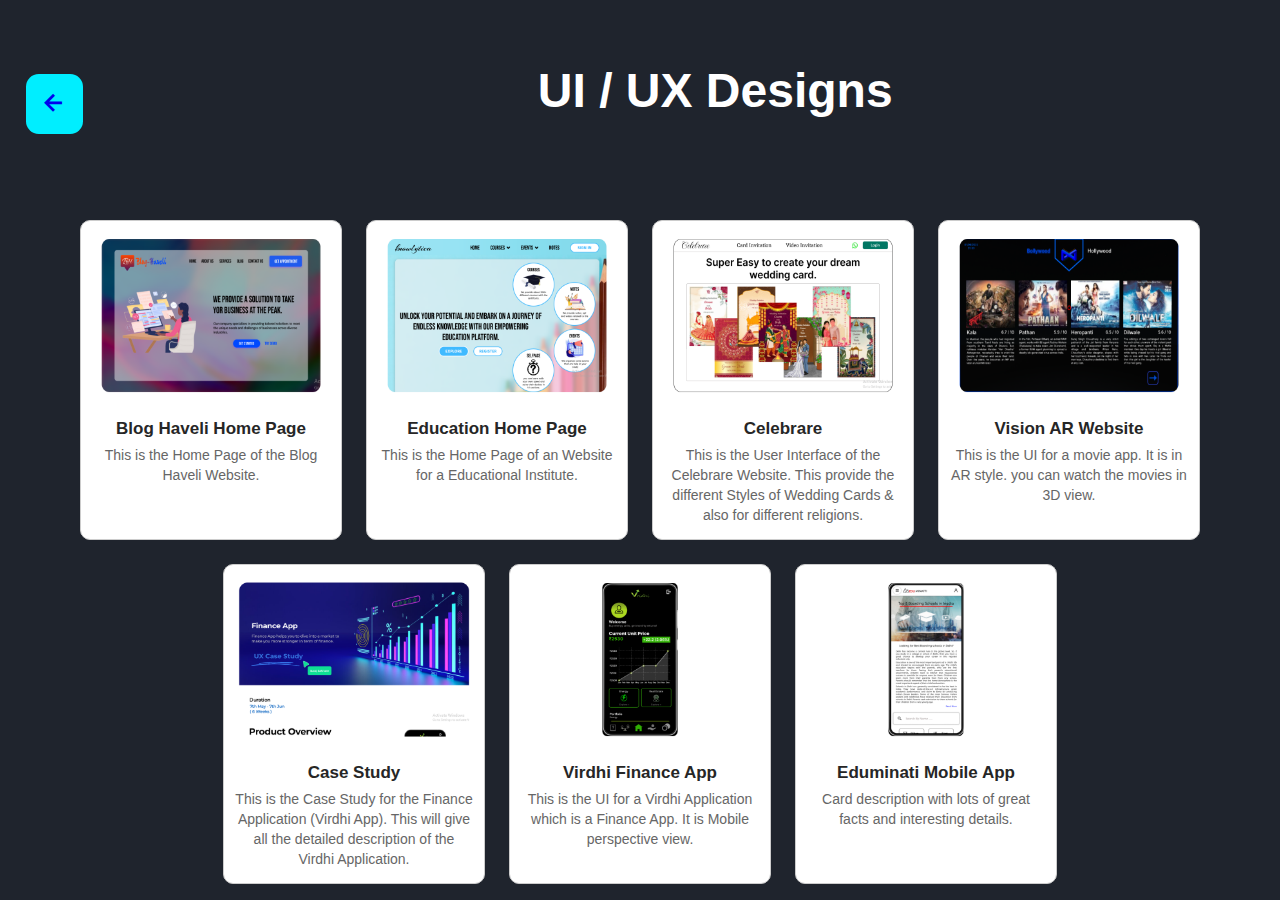
<file: design.html>
<!DOCTYPE html>
<html lang="en" >
<head>
  <meta charset="UTF-8">
  <title>UI/UX Design</title>
  <link rel="stylesheet" href="./design.css">
  <link rel="icon" href="/images/logo.avif" type="image/icon type">
  <link href='https://unpkg.com/boxicons@2.1.4/css/boxicons.min.css' rel='stylesheet'>
</head>
<body>
 <div class="head">
  <a href="main.html"><i class='bx bx-left-arrow-alt'></i></a>
  <h1>UI / UX Designs</h1>
 </div>

 <div class="container">
 <a class="card4" href="https://www.figma.com/proto/393U5CEXvFQRI1JKPU58EN/landing-page?type=design&t=WBxOSkpYuAtcpkZv-0&scaling=scale-down&page-id=0%3A1&node-id=1-2">
    <img class="image" src="images/Blog Haveli.png">
    <h3>Blog Haveli Home Page</h3>
    <p class="small">This is the Home Page of the Blog Haveli Website.</p>
    <div class="dimmer"></div>
    <div class="go-corner" href="#">
      <div class="go-arrow">
        →
      </div>
    </div>
  </a>

 <a class="card4" href="https://www.figma.com/proto/rnyF1lGaELkY7nuGZESIBz/Untitled?type=design&t=WBxOSkpYuAtcpkZv-0&scaling=min-zoom&page-id=0%3A1&starting-point-node-id=101%3A2">
    <img class="image" src="images/Education.png">
    <h3>Education Home Page</h3>
    <p class="small">This is the Home Page of an Website for a Educational Institute.</p>
    <div class="dimmer"></div>
    <div class="go-corner" href="#">
      <div class="go-arrow">
        →
      </div>
    </div>
  </a>
  
   <a class="card4" href="https://www.figma.com/proto/HsZpAgkqPDa2wLJ48jgaFW/Assignment-1?node-id=1-2&starting-point-node-id=1%3A2">
    <img class="image" src="images/Celebrare.png">
    <h3>Celebrare</h3>
    <p class="small">This is the User Interface of the Celebrare Website. This provide the different Styles of Wedding Cards & also for different religions.</p>
    <div class="dimmer"></div>
    <div class="go-corner" href="#">
      <div class="go-arrow">
        →
      </div>
    </div>
  </a>

 <a class="card4" href="https://app.draftxr.com/vr/xANRfn">
    <img class="image" src="images/Vision.png">
    <h3>Vision AR Website</h3>
    <p class="small">This is the UI for a movie app. It is in AR style. you can watch the movies in 3D view.</p>
    <div class="dimmer"></div>
    <div class="go-corner" href="#">
      <div class="go-arrow">
        →
      </div>
    </div>
  </a>

   <a class="card4" href="https://www.figma.com/proto/u2Y7qgUiVCHR1N9hCKAFRd/Case-Study?type=design&node-id=1-9817&t=WBxOSkpYuAtcpkZv-0&scaling=min-zoom&page-id=0%3A1&starting-point-node-id=1%3A6602">
    <img class="image" src="images/Case Study.png">
    <h3>Case Study</h3>
    <p class="small">This is the Case Study for the Finance Application (Virdhi App). This will give all the detailed description of the Virdhi Application.</p>
    <div class="dimmer"></div>
    <div class="go-corner" href="#">
      <div class="go-arrow">
        →
      </div>
    </div>
  </a>

   <a class="card4" href="https://www.figma.com/proto/cq1JNzRyQunhJ4bN1j7tdi/Vridhi-Assignment?type=design&t=WBxOSkpYuAtcpkZv-0&scaling=scale-down&page-id=0%3A1&starting-point-node-id=1%3A2&node-id=2-4">
    <img class="image" src="images/Finance app.png">
    <h3>Virdhi Finance App</h3>
    <p class="small">This is the UI for a Virdhi Application which is a Finance App. It is Mobile perspective view.</p>
    <div class="dimmer"></div>
    <div class="go-corner" href="#">
      <div class="go-arrow">
        →
      </div>
    </div>
  </a>

   <a class="card4" href="https://www.figma.com/proto/Lr0O3tdC8abtsMjqci6DGm/Assignment?type=design&t=WBxOSkpYuAtcpkZv-0&scaling=scale-down&page-id=0%3A1&starting-point-node-id=1%3A3&node-id=1-3">
    <img class="image" src="images/Eduminati.png">
    <h3>Eduminati Mobile App</h3>
    <p class="small">Card description with lots of great facts and interesting details.</p>
    <div class="dimmer"></div>
    <div class="go-corner" href="#">
      <div class="go-arrow">
        →
      </div>
    </div>
  </a>
  </div>
  <!-- <div class = container>
    <div class = card>
      <div class = image>
        <img href = "#" src ="images/Blog Haveli.png">
      </div>
      <div class = content>
        <h3>Blog Haveli</h3>
        <p>DIn publishing and graphic design,Lorem ipsum is a placeholder text commonly used to demonstrate the visual form of a document or a typeface without relying on meaningful content.</p>
        <a href="#"><i class='bx bx-link-external'></i></a>
      </div>
    </div>
    
    <div class = card>
      <div class = image>
        <img href = "#" src ="images/Education.png">
      </div>
      <div class = content>
        <h3>Educational Site</h3>
        <p>DIn publishing and graphic design,Lorem ipsum is a placeholder text commonly used to demonstrate the visual form of a document or a typeface without relying on meaningful content.</p>
        <a href="#"><i class='bx bx-link-external'></i></a>      
      </div>
    </div>  
    
    <div class = card>
      <div class = image>
        <img href = "#" src = "images/Celebrare.png">
      </div>
      <div class = content>
        <h3>This is content</h3>
        <p>DIn publishing and graphic design,Lorem ipsum is a placeholder text commonly used to demonstrate the visual form of a document or a typeface without relying on meaningful content.</p>
        <a href="#"><i class='bx bx-link-external'></i></a>      
      </div>
    </div>  
    
    <div class = card>
      <div class = image>
        <img href = "#" src = "images/Case Study.png">
      </div>
      <div class = content>
        <h3>This is content</h3>
        <p>DIn publishing and graphic design,Lorem ipsum is a placeholder text commonly used to demonstrate the visual form of a document or a typeface without relying on meaningful content.</p>
        <a href="#"><i class='bx bx-link-external'></i></a>      
      </div>
    </div>
    
    <div class = card>
      <div class = image>
        <img href = "#" src = "images/Eduminati.png">
      </div>
      <div class = content>
        <h3>This is content</h3>
        <p>DIn publishing and graphic design,Lorem ipsum is a placeholder text commonly used to demonstrate the visual form of a document or a typeface without relying on meaningful content.</p>
        <a href="#"><i class='bx bx-link-external'></i></a>      
      </div>
    </div>

    <div class = card>
      <div class = image>
        <img href = "#" src = "images/Finance app.png">
      </div>
      <div class = content>
        <h3>This is content</h3>
        <p>DIn publishing and graphic design,Lorem ipsum is a placeholder text commonly used to demonstrate the visual form of a document or a typeface without relying on meaningful content.</p>
        <a href="#"><i class='bx bx-link-external'></i></a>      
      </div>
    </div>
  </div> -->
</body>
  
</html>
</file>
<file: design.css>
* {
    margin: 0;
    padding: 0;
    box-sizing: border-box;
    font-family: "Poppins", sans-serif;
}
:root {
    --bg-color: #1f242d;
    --second-bg-color: #323946;
    --text-color: #fff;
    --main-color: #0ef;
}
body {
    text-align: center;
    background-color: var(--bg-color);
    /* min-height: 800px; */
}
.head{
    display: flex;
    flex-direction: row;
    align-items: center;
    margin: 5vh 2vw;
}
.head a{
    justify-content: center;
    align-items: center;
    padding: .8rem;
    background: var(--main-color);
    border-radius: .8rem;
}
.head a:hover{
    background-color: var(--main-color);
    box-shadow: 0 0 1rem var(--main-color);
}
.bx{
    font-size: 2rem;
}
.head h1{
    margin-top: 2vh;
    margin-bottom: 5vh;
    margin-left: 37%;
    font-size: 3rem;
    color: var(--text-color);
}
/* .container {
    /* position:relative; */
    /* width: 90vw; */
    /* display: grid; */
    /* grid-template-columns: repeat(3, 1fr); */
    /* align-items: center; */
    /* justify-content: center; */
    /* margin: auto; */

/* } */

/* .card { */
    /* position: absolute;  */
    /* max-width: 300px; */
    /* height: 215px; */
    /* background-color: #fff; */
    /* margin: auto; */
    /* margin-bottom: 4.5rem; */
    /* padding: 20px 15px; */
    /* display: flex; */
    /* flex-direction: column; */
    /* box-shadow: 0 5px 20px rgba(0, 0, 0, 0.5); */
    /* transition: 0.3s ease-in-out; */
    /* border-radius: 15px; */
/* } */
/* .card:hover { */
    /* height: 330px; */
/* } */
/* .image { */
    /* position: relative; */
    /* width: 260px; */
    /* height: 260px; */
    /* top: -40%; */
    /* left: 8px; */
    /* box-shadow: 0 5px 20px rgba(0, 0, 0, 0.2); */
    /* z-index: 1; */
/* } */
/* .image img { */
    /* max-width: 100%; */
    /* border-radius: 15px; */
/* } */
/* .content { */
    /* position: relative; */
    /* top: -140px;
    padding: 10px 15px;
    color: #111;
    text-align: center;
    visibility: hidden;
    opacity: 0;
    transition: 0.2s ease-in-out;

}

.card:hover .content {
    padding: 30px;
    visibility: visible;
    opacity: 1;
    transition-delay: 0.2s;
}   
.content p{
    margin-bottom: 0.8rem;
}
.content a {
    display: inline-flex;
    justify-content: center;
    align-items: center;
    width: 3rem;
    height: 3rem;
    background-color: var(--text-color);
    border-radius: 50%;
    text-decoration: none;
}
.content a i {
    font-size: 1.5rem;
    color: var(--second-bg-color);
    /* padding-bottom: 1rem; */
/* }

.content a:hover {
    background-color: var(--main-color);
    box-shadow: 0 0 1rem var(--main-color);
    border: rgb(2, 208, 208) solid 2px;
    color: var(--text-color);
    font-size: 22px;
}  */

.container {
    width: 100%;
    height: 100%;
    display: flex;
    flex-wrap: wrap;
    align-items: center;
    justify-content: center;
}
.image{
    height: 10.3rem;
}
h3 {
    color: #262626;
    font-size: 17px;
    line-height: 24px;
    font-weight: 700;
    margin-bottom: 4px;
}

p {
    font-size: 17px;
    font-weight: 400;
    line-height: 20px;
    color: #666666;

    &.small {
        font-size: 14px;
    }
}

.go-corner {
    display: flex;
    align-items: center;
    justify-content: center;
    position: absolute;
    width: 32px;
    height: 32px;
    overflow: hidden;
    top: 0;
    right: 0;
    background-color: #00838d;
    border-radius: 0 4px 0 32px;
}

.go-arrow {
    margin-top: -4px;
    margin-right: -4px;
    color: white;
    font-family: courier, sans;
}
.card4 {
    display: block;
    top: 0px;
    position: relative;
    height: 20rem;
    max-width: 262px;
    background-color: #ffffff;
    border-radius: 10px;
    padding: 12px 10px;
    margin: 12px;
    text-decoration: none;
    overflow: hidden;
    border: 1px solid #cccccc;

    .go-corner {
        background-color: #00838d;
        height: 100%;
        width: 16px;
        padding-right: 10px;
        border-radius: 0;
        transform: skew(7deg);
        margin-right: -35px;
        align-items: start;
        background-image: linear-gradient(-58deg, #8F479A 1%, #DC2A74 100%);
    }

    .go-arrow {
        transform: skew(-6deg);
        /* margin-left: -2px; */
        margin-top: 9px;
        opacity: 0;
    }

    &:hover {
        border: 1px solid #CD3D73;
        box-shadow: 0px 0px 20px #CD3D73;
    }

    h3 {
        margin-top: 15px;
    }
}

.card4:hover {
    .go-corner {
        margin-right: -15px;
    }

    .go-arrow {
        opacity: 1;
    }
}
</file>
